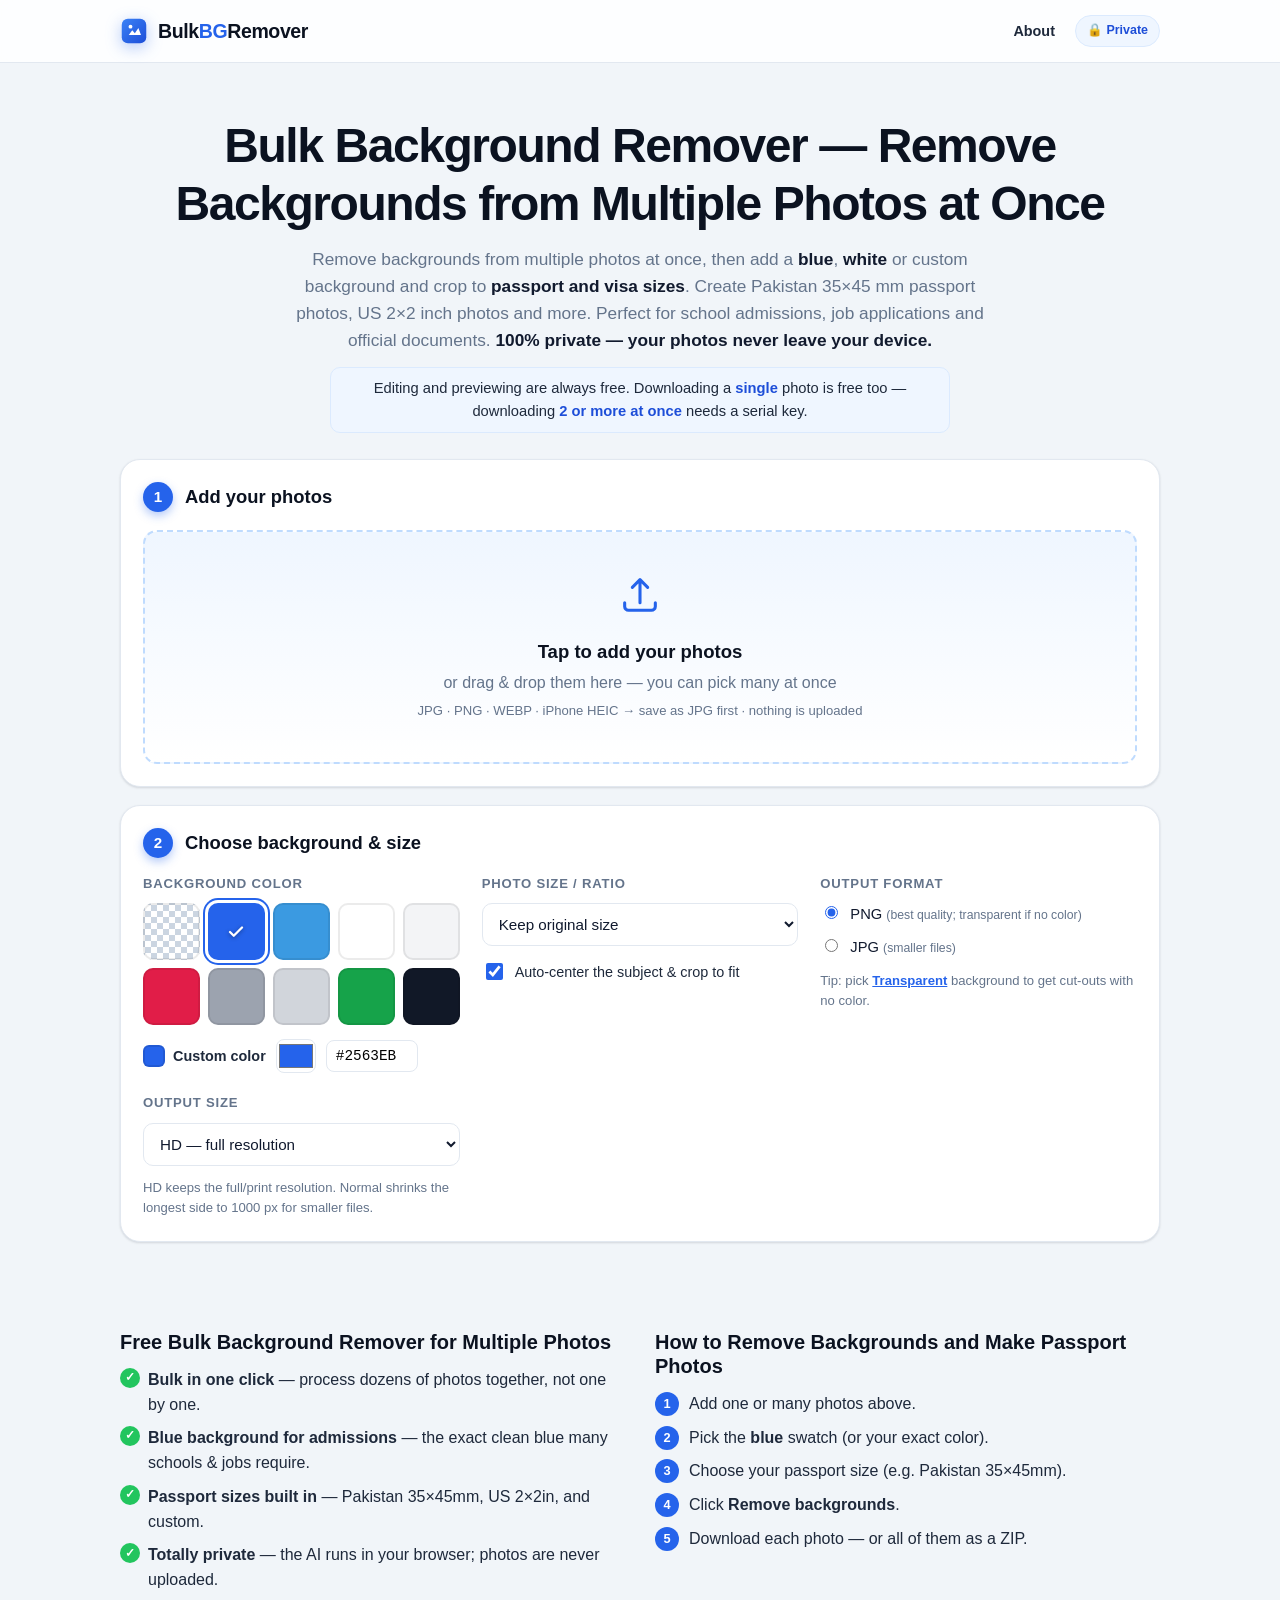
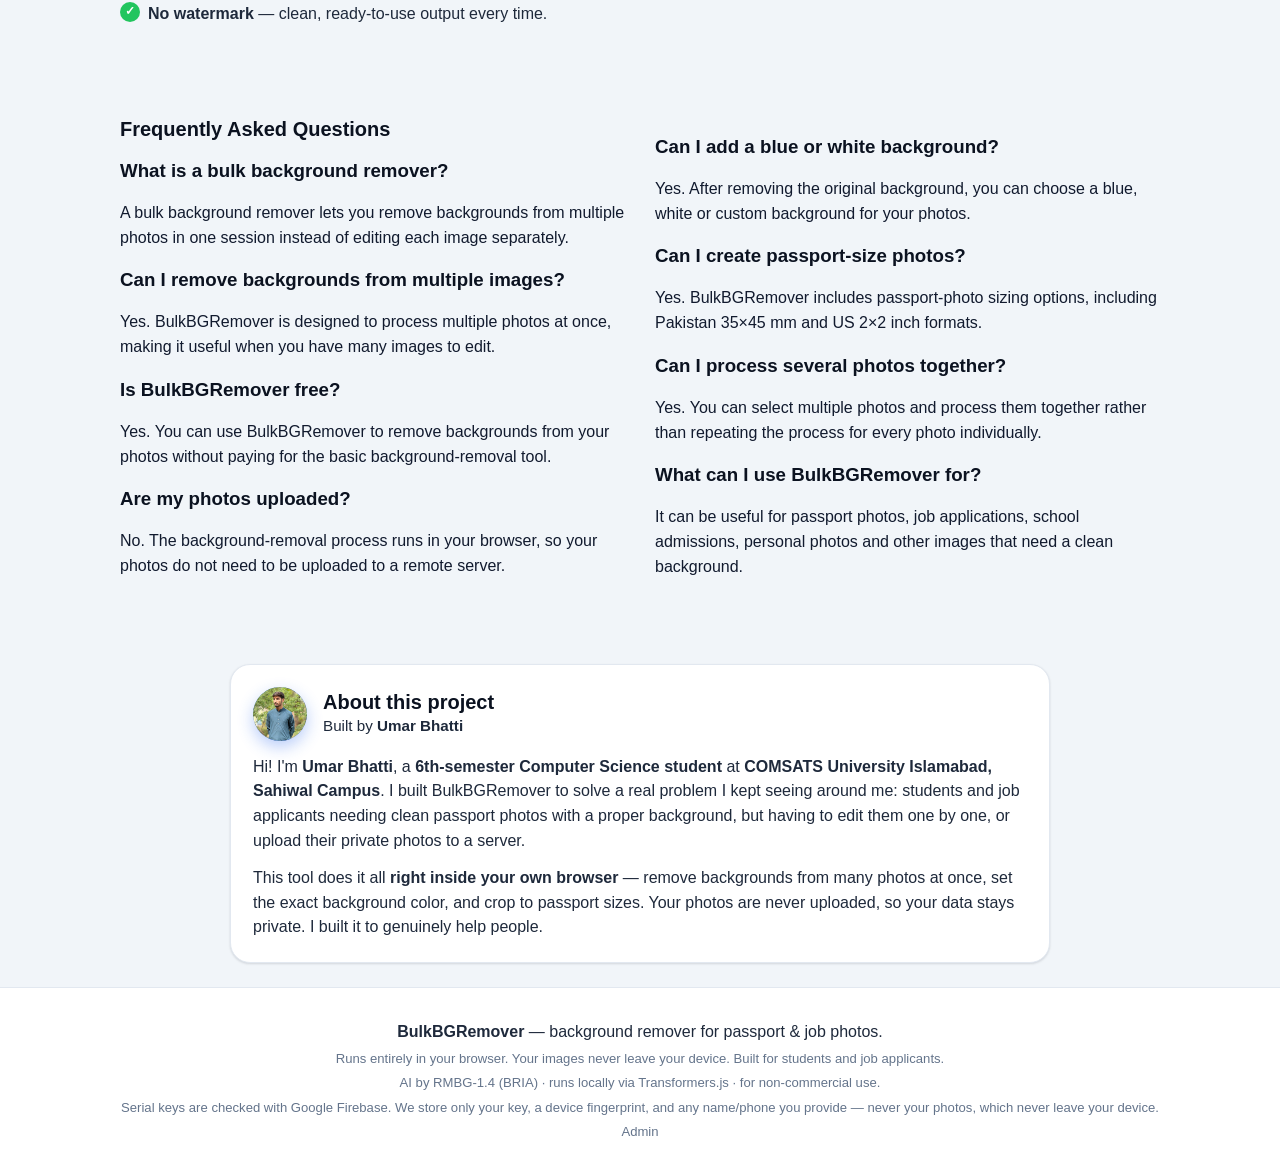
<file: index.html>
<!DOCTYPE html>
<html lang="en">
<head>
  <meta charset="UTF-8" />
  <meta name="viewport" content="width=device-width, initial-scale=1.0" />
  <meta name="theme-color" content="#2563eb" />

  <!-- SEO -->
  <title>Bulk Background Remover — Remove Multiple Images Free | BulkBGRemover</title>  
  <meta name="description" content="Remove backgrounds from multiple photos at once with BulkBGRemover. Add blue, white or custom backgrounds and create passport-size photos for Pakistan and other applications. Private, no upload." />  
  <meta name="robots" content="index, follow" />
  <link rel="canonical" href="https://bulkbgremover.netlify.app/" />

  <!-- Open Graph -->
  <meta property="og:type" content="website" />
  <meta property="og:site_name" content="BulkBGRemover" />
  <meta property="og:title" content="BulkBGRemover — Bulk Background Remover for Passport & Job Photos" />
  <meta property="og:description" content="Remove backgrounds from many photos at once and set a blue/white/custom background. Passport sizes for Pakistan & USA. Runs in your browser." />
  <meta property="og:url" content="https://bulkbgremover.netlify.app/" />
  <meta property="og:image" content="https://bulkbgremover.netlify.app/og-image.png" />
  <meta property="og:image:width" content="1200" />
  <meta property="og:image:height" content="630" />
  <meta property="og:image:alt" content="BulkBGRemover — remove photo backgrounds in bulk and add a passport-ready blue background." />
  <meta property="og:locale" content="en_PK" />

  <!-- Twitter -->
  <meta name="twitter:card" content="summary_large_image" />
  <meta name="twitter:title" content="BulkBGRemover — Bulk Background Remover" />
  <meta name="twitter:description" content="Remove backgrounds from many photos at once. Blue/white/custom background + passport sizes. Private, in-browser." />
  <meta name="twitter:image" content="https://bulkbgremover.netlify.app/og-image.png" />
  <meta name="twitter:image:alt" content="BulkBGRemover — bulk background remover for passport & job photos." />

  <!-- Icons / PWA -->
  <link rel="icon" href="favicon.svg" type="image/svg+xml" />
  <link rel="icon" href="icon-192.png" type="image/png" sizes="192x192" />
  <link rel="icon" href="icon-512.png" type="image/png" sizes="512x512" />
  <link rel="apple-touch-icon" href="apple-touch-icon.png" />
  <link rel="manifest" href="site.webmanifest" />
  <meta name="mobile-web-app-capable" content="yes" />
  <meta name="apple-mobile-web-app-capable" content="yes" />
  <meta name="apple-mobile-web-app-status-bar-style" content="default" />
  <meta name="apple-mobile-web-app-title" content="BulkBGRemover" />

  <!-- Warm up the CDNs the AI model + libraries load from (pure connection hints;
       no images are sent). Speeds up the first "Remove backgrounds". -->
  <link rel="preconnect" href="https://cdn.jsdelivr.net" crossorigin />
  <link rel="preconnect" href="https://huggingface.co" crossorigin />
  <link rel="dns-prefetch" href="https://cdn.jsdelivr.net" />
  <link rel="dns-prefetch" href="https://huggingface.co" />
  <link rel="dns-prefetch" href="https://cdn-lfs.huggingface.co" />
  <link rel="dns-prefetch" href="https://www.gstatic.com" />

  <!-- Styles -->
  <link rel="stylesheet" href="css/styles.css" />

  <!-- Structured data: helps Google understand the tool -->
  <script type="application/ld+json">
{
  "@context": "https://schema.org",
  "@type": "WebApplication",
  "name": "BulkBGRemover",
  "url": "https://bulkbgremover.netlify.app/",
  "description": "Free bulk background remover for processing multiple photos in your browser.",
  "applicationCategory": "PhotoEditingApplication",
  "operatingSystem": "Any",
  "offers": {
    "@type": "Offer",
    "price": "0",
    "priceCurrency": "USD"
  }
}
</script>
</head>
<body>
  <!-- Header -->
  <header class="site-header">
    <div class="wrap header-inner">
      <a class="brand" href="/" aria-label="BulkBGRemover home">
        <span class="brand-mark" aria-hidden="true">
          <svg viewBox="0 0 32 32" width="28" height="28" fill="none">
            <rect x="2" y="2" width="28" height="28" rx="7" fill="url(#bg-grad)"/>
            <path d="M10 20.5 L14 15 L17 18.5 L21 12.5 L24 20.5 Z" fill="#fff"/>
            <circle cx="12" cy="11" r="2.2" fill="#fff"/>
            <defs>
              <linearGradient id="bg-grad" x1="2" y1="2" x2="30" y2="30" gradientUnits="userSpaceOnUse">
                <stop stop-color="#3b82f6"/><stop offset="1" stop-color="#1d4ed8"/>
              </linearGradient>
            </defs>
          </svg>
        </span>
        <span class="brand-name">Bulk<strong>BG</strong>Remover</span>
      </a>
      <nav class="header-nav">
        <a class="nav-link" href="#about">About</a>
        <span class="badge-private" title="Your photos never leave your device">🔒 Private</span>
      </nav>
    </div>
  </header>

  <main>
    <!-- Hero -->
    <section class="hero wrap">
<h1 class="hero-title">
  Bulk Background Remover — Remove Backgrounds from Multiple Photos at Once
</h1>   <p class="hero-sub">
        Remove backgrounds from multiple photos at once, then add a
        <strong>blue</strong>, <strong>white</strong> or custom background and crop to
        <strong>passport and visa sizes</strong>. Create Pakistan 35×45 mm passport photos,
        US 2×2 inch photos and more. Perfect for school admissions, job applications and
        official documents. <strong>100% private — your photos never leave your device.</strong>
    </p>
      <p class="hero-note">
        Editing and previewing are always free. Downloading a <strong>single</strong> photo is free too —
        downloading <strong>2 or more at once</strong> needs a serial key.
      </p>
    </section>

    <!-- App -->
    <section class="app wrap" id="app">

      <!-- STEP 1: Upload -->
      <div class="panel">
        <div class="panel-head">
          <span class="step-num">1</span>
          <h2>Add your photos</h2>
        </div>
        <div id="dropzone" class="dropzone" tabindex="0" role="button"
             aria-label="Add photos: tap to browse, or drag and drop">
          <input id="fileInput" type="file" accept="image/*" multiple hidden />
          <div class="dropzone-inner">
            <svg class="dz-icon" viewBox="0 0 24 24" width="46" height="46" fill="none"
                 stroke="currentColor" stroke-width="1.6" stroke-linecap="round" stroke-linejoin="round">
              <path d="M12 16V4M8 8l4-4 4 4"/>
              <path d="M4 16v2a2 2 0 0 0 2 2h12a2 2 0 0 0 2-2v-2"/>
            </svg>
            <p class="dz-title">Tap to add your photos</p>
            <p class="dz-or">or drag &amp; drop them here — you can pick many at once</p>
            <p class="dz-hint">JPG · PNG · WEBP · iPhone HEIC → save as JPG first · nothing is uploaded</p>
          </div>
        </div>
      </div>

      <!-- STEP 2: Options -->
      <div class="panel" id="optionsPanel">
        <div class="panel-head">
          <span class="step-num">2</span>
          <h2>Choose background &amp; size</h2>
        </div>

        <div class="options-grid">
          <!-- Background color -->
          <div class="option-block">
            <h3 class="option-label">Background color</h3>
            <div class="swatches" id="swatches" role="group" aria-label="Background color presets">
              <!-- swatches injected by JS -->
            </div>
            <div class="custom-color">
              <label for="customColor" class="custom-color-label">
                <span class="custom-color-preview" id="customColorPreview"></span>
                Custom color
              </label>
              <input type="color" id="customColor" value="#2563eb" />
              <input type="text" id="customColorHex" class="hex-input" value="#2563EB"
                     maxlength="7" spellcheck="false" aria-label="Custom color hex code" />
            </div>
          </div>

          <!-- Size / ratio -->
          <div class="option-block">
            <h3 class="option-label">Photo size / ratio</h3>
            <select id="sizePreset" class="size-select" aria-label="Photo size preset">
              <optgroup label="Passport / ID">
                <option value="pk-passport">🇵🇰 Pakistan Passport — 35 × 45 mm</option>
                <option value="pk-nadra">🇵🇰 NADRA / ID — 35 × 45 mm</option>
                <option value="us-passport">🇺🇸 US Passport / Visa — 2 × 2 in</option>
                <option value="us-visa">🇺🇸 US Visa (600×600) — 2 × 2 in</option>
                <option value="schengen">🇪🇺 Schengen Visa — 35 × 45 mm</option>
              </optgroup>
              <optgroup label="General">
                <option value="original" selected>Keep original size</option>
                <option value="square">Square 1 : 1</option>
                <option value="ratio-3-4">Portrait 3 : 4</option>
                <option value="custom">Custom size…</option>
              </optgroup>
            </select>

            <div id="customSize" class="custom-size" hidden>
              <div class="cs-row">
                <label>W <input type="number" id="customW" min="1" value="600" /></label>
                <label>H <input type="number" id="customH" min="1" value="600" /></label>
                <select id="customUnit" aria-label="Custom size unit">
                  <option value="px">px</option>
                  <option value="mm">mm</option>
                  <option value="cm">cm</option>
                  <option value="in">in</option>
                </select>
              </div>
              <p class="cs-hint">Print sizes render at 300 DPI.</p>
            </div>

            <label class="fit-toggle">
              <input type="checkbox" id="autoCrop" checked />
              <span>Auto-center the subject &amp; crop to fit</span>
            </label>
          </div>

          <!-- Output format -->
          <div class="option-block">
            <h3 class="option-label">Output format</h3>
            <div class="format-row">
              <label class="radio">
                <input type="radio" name="format" value="image/png" checked />
                <span>PNG <small>(best quality; transparent if no color)</small></span>
              </label>
              <label class="radio">
                <input type="radio" name="format" value="image/jpeg" />
                <span>JPG <small>(smaller files)</small></span>
              </label>
            </div>
            <p class="option-note" id="transparentNote">
              Tip: pick <button type="button" class="link-btn" id="pickTransparent">Transparent</button>
              background to get cut-outs with no color.
            </p>
          </div>

          <!-- Output size -->
          <div class="option-block">
            <h3 class="option-label">Output size</h3>
            <select id="outputQuality" class="size-select" aria-label="Output image size">
              <option value="hd" selected>HD — full resolution</option>
              <option value="normal">Normal — smaller file (≤ 1000px)</option>
            </select>
            <p class="option-note">
              HD keeps the full/print resolution. Normal shrinks the longest side to 1000&nbsp;px for smaller files.
            </p>
          </div>
        </div>
      </div>

      <!-- STEP 3: Process -->
      <div class="panel process-panel" id="processPanel" hidden>
        <div class="panel-head">
          <span class="step-num">3</span>
          <h2>Remove backgrounds</h2>
        </div>

        <div class="process-bar">
          <button id="processBtn" class="btn btn-primary btn-lg" disabled>
            <span class="btn-label">Remove backgrounds</span>
          </button>
          <button id="downloadAllBtn" class="btn btn-success" hidden>
            ⬇ Download all (ZIP)
          </button>
          <button id="clearBtn" class="btn btn-ghost" hidden>Clear all</button>
        </div>

        <p class="process-note">
          The first run downloads the AI model once (about 40–90&nbsp;MB); after that it works
          instantly — even offline. Everything happens on your device.
        </p>

        <div id="engineStatus" class="engine-status" hidden aria-live="polite">
          <div class="spinner" aria-hidden="true"></div>
          <div class="engine-status-text">
            <strong id="engineStatusTitle">Preparing the AI…</strong>
            <span id="engineStatusDetail">First run downloads the AI model once (about 40–90&nbsp;MB, depending on your device), then it's cached for instant reuse.</span>
            <div class="progress"><div class="progress-fill" id="engineProgress"></div></div>
            <button id="engineRetry" class="btn btn-primary btn-sm" type="button" hidden>Retry</button>
          </div>
        </div>

        <div id="batchStatus" class="engine-status" hidden aria-live="polite">
          <div class="spinner" aria-hidden="true"></div>
          <div class="engine-status-text">
            <strong id="batchStatusText">Processing…</strong>
            <div class="progress"><div class="progress-fill" id="batchProgress"></div></div>
          </div>
        </div>
      </div>

      <!-- Results -->
      <div id="results" class="results" aria-live="polite"></div>
    </section>

    <!-- Info / SEO content -->
    <section class="info wrap">
      <div class="info-grid">
        <article>
          <h2>Free Bulk Background Remover for Multiple Photos</h2>
          <ul class="ticks">
            <li><strong>Bulk in one click</strong> — process dozens of photos together, not one by one.</li>
            <li><strong>Blue background for admissions</strong> — the exact clean blue many schools & jobs require.</li>
            <li><strong>Passport sizes built in</strong> — Pakistan 35×45mm, US 2×2in, and custom.</li>
            <li><strong>Totally private</strong> — the AI runs in your browser; photos are never uploaded.</li>
            <li><strong>No watermark</strong> — clean, ready-to-use output every time.</li>
          </ul>
        </article>
        <article>
          <h2>How to Remove Backgrounds and Make Passport Photos</h2>
          <ol class="steps-list">
            <li>Add one or many photos above.</li>
            <li>Pick the <strong>blue</strong> swatch (or your exact color).</li>
            <li>Choose your passport size (e.g. Pakistan 35×45mm).</li>
            <li>Click <strong>Remove backgrounds</strong>.</li>
            <li>Download each photo — or all of them as a ZIP.</li>
          </ol>
        </article>
      </div>
    </section>
<!-- FAQ -->
<section class="info wrap" id="faq">
  <div class="info-grid">
    <article>
      <h2>Frequently Asked Questions</h2>

      <h3>What is a bulk background remover?</h3>
      <p>
        A bulk background remover lets you remove backgrounds from multiple
        photos in one session instead of editing each image separately.
      </p>

      <h3>Can I remove backgrounds from multiple images?</h3>
      <p>
        Yes. BulkBGRemover is designed to process multiple photos at once,
        making it useful when you have many images to edit.
      </p>

      <h3>Is BulkBGRemover free?</h3>
      <p>
        Yes. You can use BulkBGRemover to remove backgrounds from your photos
        without paying for the basic background-removal tool.
      </p>

      <h3>Are my photos uploaded?</h3>
      <p>
        No. The background-removal process runs in your browser, so your
        photos do not need to be uploaded to a remote server.
      </p>
    </article>

    <article>
      <h3>Can I add a blue or white background?</h3>
      <p>
        Yes. After removing the original background, you can choose a blue,
        white or custom background for your photos.
      </p>

      <h3>Can I create passport-size photos?</h3>
      <p>
        Yes. BulkBGRemover includes passport-photo sizing options, including
        Pakistan 35×45 mm and US 2×2 inch formats.
      </p>

      <h3>Can I process several photos together?</h3>
      <p>
        Yes. You can select multiple photos and process them together rather
        than repeating the process for every photo individually.
      </p>

      <h3>What can I use BulkBGRemover for?</h3>
      <p>
        It can be useful for passport photos, job applications, school
        admissions, personal photos and other images that need a clean
        background.
      </p>
    </article>
  </div>
</section>
    <!-- About -->
    <section class="about wrap" id="about">
      <div class="about-card panel">
        <div class="about-head">
          <div class="about-avatar"><img src="assets/umar.jpg" alt="Umar Bhatti" /></div>
          <div>
            <h2>About this project</h2>
            <p class="about-role">Built by <strong>Umar Bhatti</strong></p>
          </div>
        </div>
        <p>
          Hi! I'm <strong>Umar Bhatti</strong>, a <strong>6th-semester Computer Science student</strong>
          at <strong>COMSATS University Islamabad, Sahiwal Campus</strong>. I built BulkBGRemover to
          solve a real problem I kept seeing around me: students and job applicants needing clean
          passport photos with a proper background, but having to edit them one by one, or upload
          their private photos to a server.
        </p>
        <p>
          This tool does it all <strong>right inside your own browser</strong> — remove backgrounds
          from many photos at once, set the exact background color, and crop to passport sizes. Your
          photos are never uploaded, so your data stays private. I built it to genuinely help
          people.
        </p>
      </div>
    </section>
  </main>

  <!-- Footer -->
  <footer class="site-footer">
    <div class="wrap footer-inner">
      <p><strong>BulkBGRemover</strong> — background remover for passport &amp; job photos.</p>
      <p class="footer-fine">
        Runs entirely in your browser. Your images never leave your device.
        Built for students and job applicants.
      </p>
      <p class="footer-fine" id="attribution"></p>
      <p class="footer-fine">
        Serial keys are checked with Google Firebase. We store only your key, a device fingerprint,
        and any name/phone you provide — never your photos, which never leave your device.
      </p>
      <p class="footer-fine"><a href="admin.html" class="footer-admin">Admin</a></p>
    </div>
  </footer>

  <!-- Serial-key modal -->
  <div id="keyModal" class="modal-overlay" hidden role="dialog" aria-modal="true" aria-labelledby="keyModalTitle">
    <div class="modal">
      <button class="modal-close" data-close aria-label="Close">×</button>
      <h2 id="keyModalTitle" class="modal-title">Enter your serial key</h2>
      <p class="modal-sub">
        Downloading <strong>2 or more</strong> photos needs a serial key —
        a single photo doesn't. <strong>To get a serial key, contact us:</strong>
        <span class="modal-contact">
          <a id="supportEmail" href="#">support</a><a id="supportWhatsapp" href="#" hidden> · WhatsApp</a>.
        </span>
      </p>
      <p class="modal-note">
        Your key locks to the <strong>first device &amp; browser</strong> you use it on. Please don't
        use private/incognito mode or clear this site's data, or the key can unbind and need a reset.
      </p>
      <input id="keyInput" class="key-input" type="text" placeholder="BULK-XXXX-XXXX-XXXX"
             autocomplete="off" autocapitalize="characters" spellcheck="false" />
      <p id="keyError" class="form-error" hidden></p>
      <div class="modal-actions">
        <button class="btn btn-ghost" data-close type="button">Cancel</button>
        <button id="keyVerifyBtn" class="btn btn-primary" type="button">Unlock downloads</button>
      </div>
    </div>
  </div>

  <!-- Lightbox (zoom a finished result) -->
  <div id="lightbox" class="lightbox-overlay" hidden role="dialog" aria-modal="true" aria-label="Photo preview">
    <button class="lightbox-close" data-close aria-label="Close preview">×</button>
    <img id="lightboxImg" class="lightbox-img" alt="" />
  </div>

  <!-- Scripts (ES modules) -->
  <script type="module" src="js/app.js"></script>
</body>
</html>
</file>
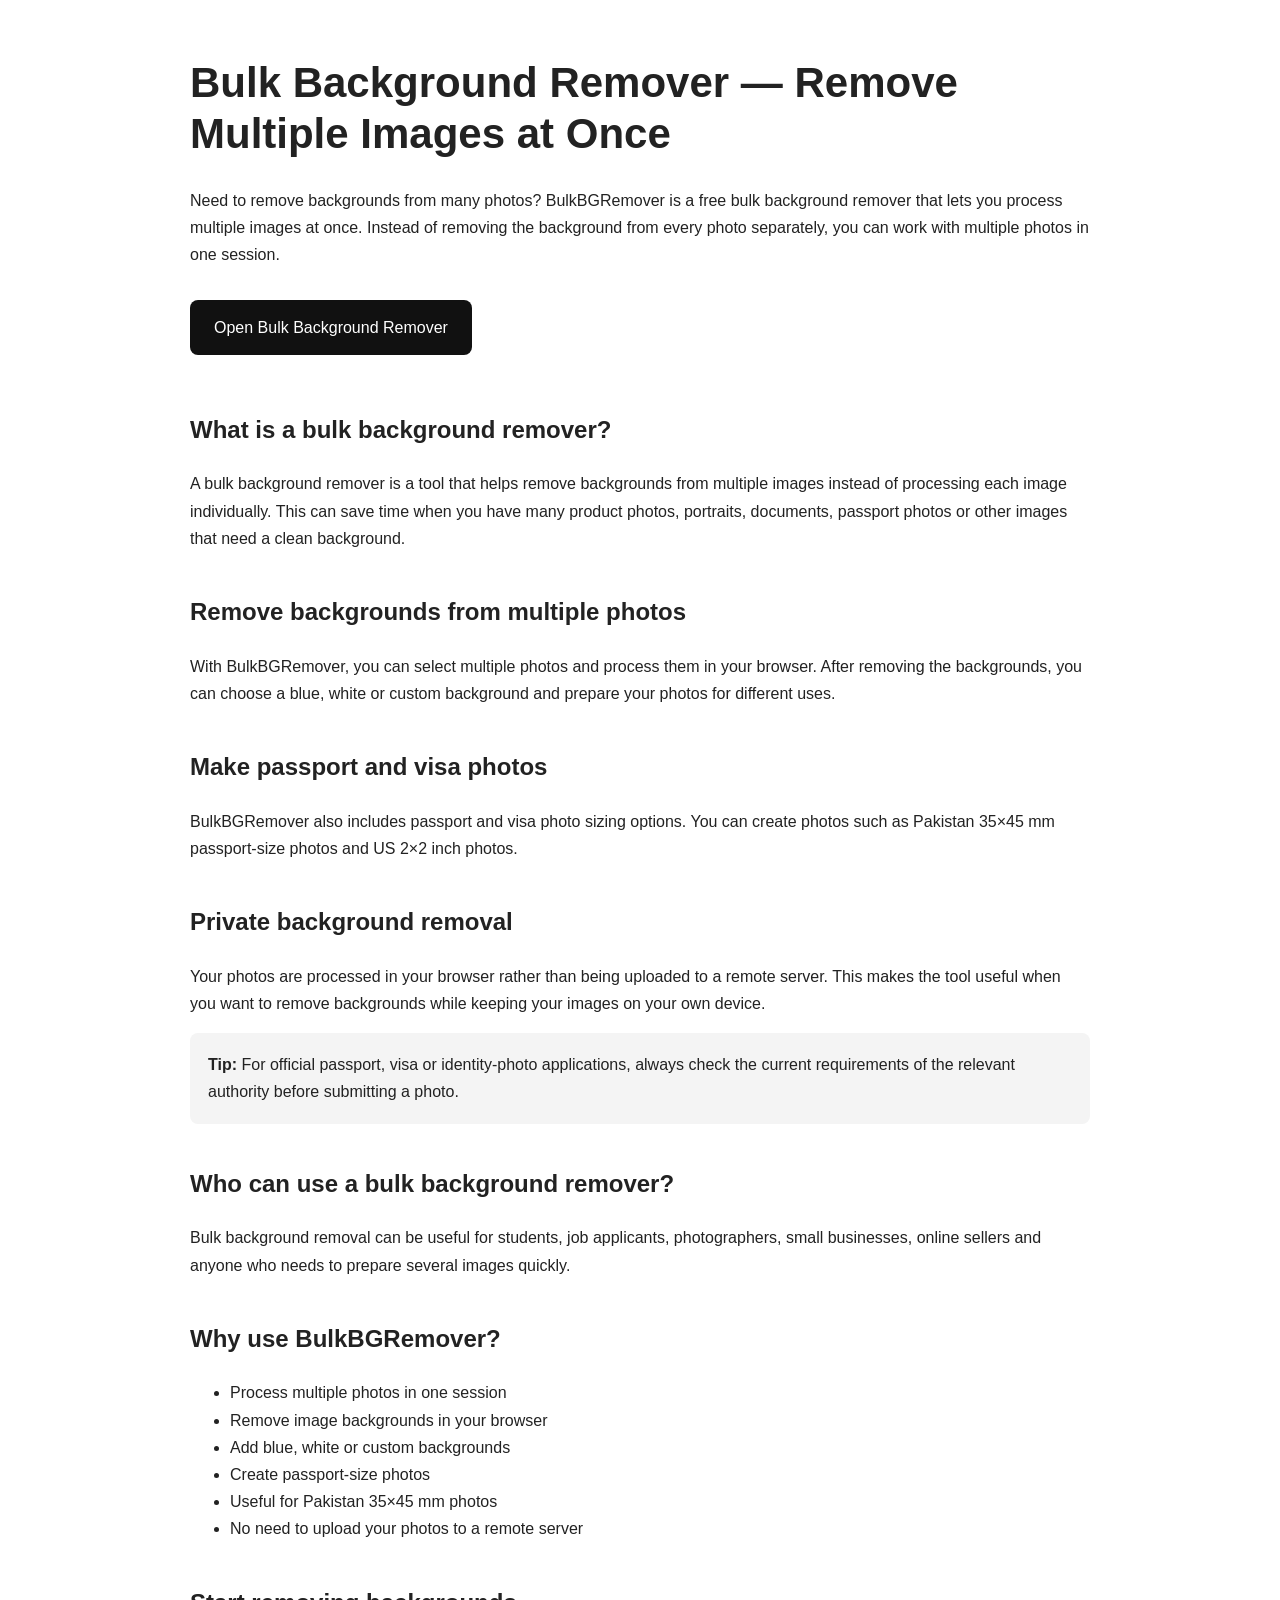
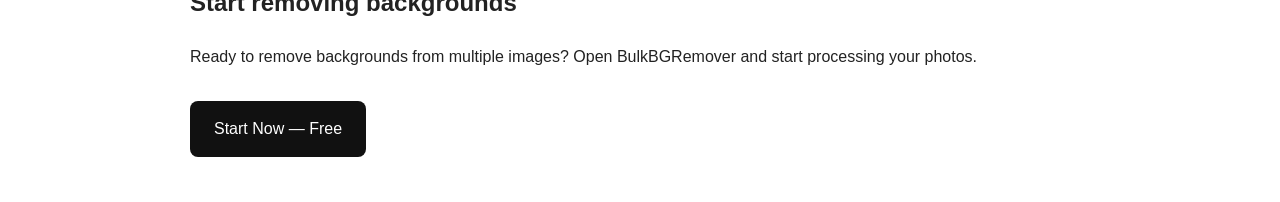
<file: bulk-background-remover/index.html>
<!DOCTYPE html>
<html lang="en">
<head>
  <meta charset="UTF-8">

  <title>Bulk Background Remover — Remove Multiple Images Free</title>

  <meta name="description"
    content="Remove backgrounds from multiple images at once with a free bulk background remover. Process photos privately in your browser and download your results.">

  <meta name="robots" content="index, follow">

  <link rel="canonical"
    href="https://bulkbgremover.netlify.app/bulk-background-remover/">

  <meta name="viewport"
    content="width=device-width, initial-scale=1.0">

  <style>
    body {
      font-family: Arial, sans-serif;
      line-height: 1.7;
      max-width: 900px;
      margin: auto;
      padding: 30px 20px;
      color: #222;
    }

    h1 {
      font-size: 42px;
      line-height: 1.2;
    }

    h2 {
      margin-top: 40px;
    }

    .button {
      display: inline-block;
      padding: 14px 24px;
      background: #111;
      color: white;
      text-decoration: none;
      border-radius: 8px;
      margin: 15px 0;
    }

    .note {
      padding: 18px;
      background: #f4f4f4;
      border-radius: 8px;
    }
  </style>
</head>

<body>

  <h1>Bulk Background Remover — Remove Multiple Images at Once</h1>

  <p>
    Need to remove backgrounds from many photos? BulkBGRemover is a free
    bulk background remover that lets you process multiple images at once.
    Instead of removing the background from every photo separately, you can
    work with multiple photos in one session.
  </p>

  <a class="button" href="/">Open Bulk Background Remover</a>

  <h2>What is a bulk background remover?</h2>

  <p>
    A bulk background remover is a tool that helps remove backgrounds from
    multiple images instead of processing each image individually. This can
    save time when you have many product photos, portraits, documents,
    passport photos or other images that need a clean background.
  </p>

  <h2>Remove backgrounds from multiple photos</h2>

  <p>
    With BulkBGRemover, you can select multiple photos and process them in
    your browser. After removing the backgrounds, you can choose a blue,
    white or custom background and prepare your photos for different uses.
  </p>

  <h2>Make passport and visa photos</h2>

  <p>
    BulkBGRemover also includes passport and visa photo sizing options.
    You can create photos such as Pakistan 35×45 mm passport-size photos
    and US 2×2 inch photos.
  </p>

  <h2>Private background removal</h2>

  <p>
    Your photos are processed in your browser rather than being uploaded to
    a remote server. This makes the tool useful when you want to remove
    backgrounds while keeping your images on your own device.
  </p>

  <div class="note">
    <strong>Tip:</strong> For official passport, visa or identity-photo
    applications, always check the current requirements of the relevant
    authority before submitting a photo.
  </div>

  <h2>Who can use a bulk background remover?</h2>

  <p>
    Bulk background removal can be useful for students, job applicants,
    photographers, small businesses, online sellers and anyone who needs
    to prepare several images quickly.
  </p>

  <h2>Why use BulkBGRemover?</h2>

  <ul>
    <li>Process multiple photos in one session</li>
    <li>Remove image backgrounds in your browser</li>
    <li>Add blue, white or custom backgrounds</li>
    <li>Create passport-size photos</li>
    <li>Useful for Pakistan 35×45 mm photos</li>
    <li>No need to upload your photos to a remote server</li>
  </ul>

  <h2>Start removing backgrounds</h2>

  <p>
    Ready to remove backgrounds from multiple images?
    Open BulkBGRemover and start processing your photos.
  </p>

  <a class="button" href="/">Start Now — Free</a>

</body>
</html>
</file>
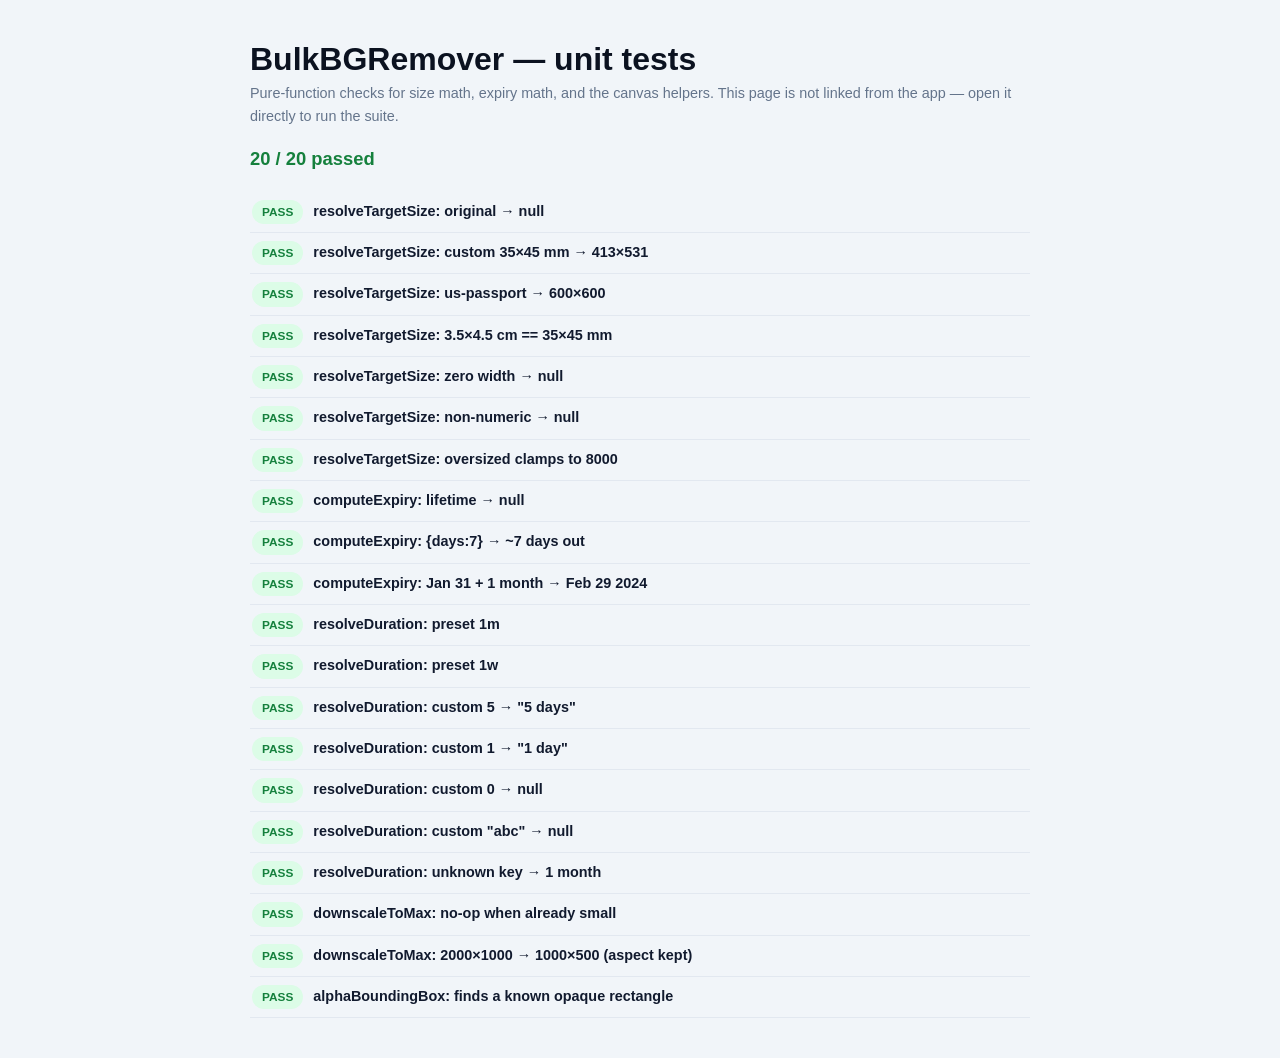
<file: tests.html>
<!DOCTYPE html>
<html lang="en">
<head>
  <meta charset="UTF-8" />
  <meta name="viewport" content="width=device-width, initial-scale=1.0" />
  <meta name="robots" content="noindex, nofollow" />
  <title>Tests — BulkBGRemover</title>
  <link rel="stylesheet" href="css/styles.css" />
  <style>
    .tests-wrap { max-width: 820px; margin: 40px auto; padding: 0 20px; }
    .tests-wrap h1 { margin-bottom: 4px; }
    .test-lead { color: var(--ink-500); font-size: .9rem; margin: 0 0 18px; }
    .test-summary { margin: 18px 0; font-size: 1.15rem; font-weight: 800; }
    .test-summary.ok  { color: #15803d; }
    .test-summary.bad { color: #b91c1c; }
    .test-item { display: flex; align-items: baseline; gap: 10px; padding: 8px 2px; border-bottom: 1px solid var(--line); font-size: .9rem; }
    .test-item .pill { flex: none; }
    .test-name { font-weight: 600; }
    .test-msg { color: #b91c1c; font-size: .82rem; margin-left: auto; font-family: ui-monospace, Menlo, monospace; }
  </style>
</head>
<body>
  <div class="tests-wrap">
    <h1>BulkBGRemover — unit tests</h1>
    <p class="test-lead">Pure-function checks for size math, expiry math, and the canvas helpers. This page is not linked from the app — open it directly to run the suite.</p>
    <div id="summary" class="test-summary">Running…</div>
    <div id="results"></div>
  </div>

  <script type="module">
    import { resolveTargetSize, downscaleToMax, alphaBoundingBox } from './js/image-utils.js';
    import { computeExpiry, resolveDuration } from './js/duration.js';

    const results = [];
    const check = (name, cond, msg = '') => results.push({ name, pass: !!cond, msg });
    const eqObj = (a, b) => JSON.stringify(a) === JSON.stringify(b);
    const makeCanvas = (w, h, draw) => {
      const c = document.createElement('canvas');
      c.width = w; c.height = h;
      if (draw) draw(c.getContext('2d'));
      return c;
    };

    // ---- resolveTargetSize (px math for presets + custom units) ----
    check('resolveTargetSize: original → null', resolveTargetSize('original', null) === null);
    check('resolveTargetSize: custom 35×45 mm → 413×531',
      eqObj(resolveTargetSize('custom', { w: 35, h: 45, unit: 'mm' }), { w: 413, h: 531 }),
      JSON.stringify(resolveTargetSize('custom', { w: 35, h: 45, unit: 'mm' })));
    check('resolveTargetSize: us-passport → 600×600',
      eqObj(resolveTargetSize('us-passport', null), { w: 600, h: 600 }));
    check('resolveTargetSize: 3.5×4.5 cm == 35×45 mm',
      eqObj(resolveTargetSize('custom', { w: 3.5, h: 4.5, unit: 'cm' }),
            resolveTargetSize('custom', { w: 35, h: 45, unit: 'mm' })));
    check('resolveTargetSize: zero width → null',
      resolveTargetSize('custom', { w: 0, h: 45, unit: 'mm' }) === null);
    check('resolveTargetSize: non-numeric → null',
      resolveTargetSize('custom', { w: 'abc', h: 45, unit: 'mm' }) === null);
    check('resolveTargetSize: oversized clamps to 8000',
      eqObj(resolveTargetSize('custom', { w: 100000, h: 100000, unit: 'in' }), { w: 8000, h: 8000 }),
      JSON.stringify(resolveTargetSize('custom', { w: 100000, h: 100000, unit: 'in' })));

    // ---- computeExpiry (duration → expiry Date) ----
    check('computeExpiry: lifetime → null', computeExpiry({ label: 'Lifetime' }) === null);
    {
      const exp = computeExpiry({ days: 7 });
      const days = Math.round((exp.getTime() - Date.now()) / 86400000);
      check('computeExpiry: {days:7} → ~7 days out', days === 7, `got ${days}d`);
    }
    {
      // Injected base date: Jan 31 2024 + 1 month must clamp to Feb 29 (leap year),
      // NOT roll forward into March.
      const exp = computeExpiry({ months: 1 }, new Date(2024, 0, 31, 12, 0, 0));
      check('computeExpiry: Jan 31 + 1 month → Feb 29 2024',
        exp.getFullYear() === 2024 && exp.getMonth() === 1 && exp.getDate() === 29,
        exp.toDateString());
    }

    // ---- resolveDuration (dropdown key → duration object) ----
    check('resolveDuration: preset 1m', eqObj(resolveDuration('1m', ''), { label: '1 month', months: 1 }));
    check('resolveDuration: preset 1w', eqObj(resolveDuration('1w', ''), { label: '1 week', days: 7 }));
    check('resolveDuration: custom 5 → "5 days"', eqObj(resolveDuration('custom', '5'), { label: '5 days', days: 5 }));
    check('resolveDuration: custom 1 → "1 day"', eqObj(resolveDuration('custom', '1'), { label: '1 day', days: 1 }));
    check('resolveDuration: custom 0 → null', resolveDuration('custom', '0') === null);
    check('resolveDuration: custom "abc" → null', resolveDuration('custom', 'abc') === null);
    check('resolveDuration: unknown key → 1 month', eqObj(resolveDuration('zzz', ''), { label: '1 month', months: 1 }));

    // ---- downscaleToMax (output-size toggle) ----
    check('downscaleToMax: no-op when already small',
      downscaleToMax(makeCanvas(500, 400), 1000).width === 500);
    {
      const out = downscaleToMax(makeCanvas(2000, 1000), 1000);
      check('downscaleToMax: 2000×1000 → 1000×500 (aspect kept)',
        out.width === 1000 && out.height === 500, `${out.width}×${out.height}`);
    }

    // ---- alphaBoundingBox (auto-crop subject detection) ----
    {
      const c = makeCanvas(200, 200, (ctx) => { ctx.fillStyle = '#111827'; ctx.fillRect(50, 60, 40, 30); });
      const bb = alphaBoundingBox(c);
      check('alphaBoundingBox: finds a known opaque rectangle',
        eqObj(bb, { x: 50, y: 60, w: 40, h: 30 }), JSON.stringify(bb));
    }

    // ---- render ----
    const wrap = document.getElementById('results');
    let passCount = 0;
    for (const r of results) {
      if (r.pass) passCount++;
      const row = document.createElement('div');
      row.className = 'test-item';
      const pill = document.createElement('span');
      pill.className = 'pill ' + (r.pass ? 'pill-on' : 'pill-off');
      pill.textContent = r.pass ? 'PASS' : 'FAIL';
      const name = document.createElement('span');
      name.className = 'test-name';
      name.textContent = r.name;
      row.append(pill, name);
      if (!r.pass && r.msg) {
        const msg = document.createElement('span');
        msg.className = 'test-msg';
        msg.textContent = r.msg;
        row.append(msg);
      }
      wrap.appendChild(row);
    }
    const sum = document.getElementById('summary');
    const all = results.length;
    sum.textContent = `${passCount} / ${all} passed`;
    sum.className = 'test-summary ' + (passCount === all ? 'ok' : 'bad');
  </script>
</body>
</html>
</file>
<file: css/styles.css>
/* BulkBGRemover — styles. Clean, trustworthy photo-tool UI; blue primary, responsive. */

:root {
  --blue-50:  #eff6ff;
  --blue-100: #dbeafe;
  --blue-500: #3b82f6;
  --blue-600: #2563eb;
  --blue-700: #1d4ed8;
  --green-500:#22c55e;
  --green-600:#16a34a;

  --ink-900: #0b1220;
  --ink-800: #111a2e;
  --ink-700: #1e293b;
  --ink-500: #64748b;
  --ink-400: #94a3b8;
  --ink-300: #cbd5e1;
  --line:    #e2e8f0;
  --surface: #ffffff;
  --surface-2: #f8fafc;
  --bg:      #f1f5f9;

  --radius:  14px;
  --radius-lg: 20px;
  --shadow-sm: 0 1px 2px rgba(15,23,42,.06), 0 1px 3px rgba(15,23,42,.08);
  --shadow-md: 0 4px 6px -1px rgba(15,23,42,.08), 0 10px 20px -4px rgba(15,23,42,.10);
  --shadow-lg: 0 20px 40px -12px rgba(30,64,175,.22);

  --maxw: 1080px;
  --font: -apple-system, BlinkMacSystemFont, "Segoe UI", Roboto, Helvetica, Arial, sans-serif;
}

* { box-sizing: border-box; }
html { scroll-behavior: smooth; }
body {
  margin: 0;
  font-family: var(--font);
  color: var(--ink-800);
  background: var(--bg);
  line-height: 1.55;
  -webkit-font-smoothing: antialiased;
}
h1, h2, h3 { line-height: 1.2; color: var(--ink-900); }
a { color: var(--blue-600); }
.wrap { width: 100%; max-width: var(--maxw); margin-inline: auto; padding-inline: 20px; }

/* ---------- Header ---------- */
.site-header {
  position: sticky; top: 0; z-index: 50;
  background: rgba(255,255,255,.85);
  backdrop-filter: saturate(1.4) blur(8px);
  border-bottom: 1px solid var(--line);
}
.header-inner { display: flex; align-items: center; justify-content: space-between; height: 62px; }
.brand { display: inline-flex; align-items: center; gap: 10px; text-decoration: none; }
.brand-mark { display: inline-flex; filter: drop-shadow(0 4px 8px rgba(37,99,235,.35)); }
.brand-name { font-size: 1.22rem; font-weight: 700; color: var(--ink-900); letter-spacing: -.02em; }
.brand-name strong { color: var(--blue-600); }
.header-nav { display: flex; align-items: center; gap: 10px; }
.badge-private {
  font-size: .78rem; font-weight: 600; padding: 5px 11px; border-radius: 999px;
  background: var(--blue-50); color: var(--blue-700); border: 1px solid var(--blue-100);
}

/* ---------- Hero ---------- */
.hero { text-align: center; padding: 54px 20px 26px; }
.hero-title {
  font-size: clamp(1.9rem, 4.5vw, 3rem); font-weight: 800; letter-spacing: -.03em;
  margin: 0 0 14px;
}
.hero-title em {
  font-style: normal;
  background: linear-gradient(120deg, var(--blue-600), var(--blue-500));
  -webkit-background-clip: text; background-clip: text; color: transparent;
}
.hero-sub { max-width: 720px; margin: 0 auto; color: var(--ink-500); font-size: 1.08rem; }
.hero-sub strong { color: var(--ink-800); }
.hero-note {
  max-width: 620px; margin: 14px auto 0; font-size: .92rem; color: var(--ink-700);
  background: var(--blue-50); border: 1px solid var(--blue-100); border-radius: 10px; padding: 9px 14px;
}
.hero-note strong { color: var(--blue-700); }

/* ---------- App panels ---------- */
.app { padding-bottom: 40px; display: flex; flex-direction: column; gap: 18px; }
.panel {
  background: var(--surface); border: 1px solid var(--line); border-radius: var(--radius-lg);
  box-shadow: var(--shadow-sm); padding: 22px;
}
.panel-head { display: flex; align-items: center; gap: 12px; margin-bottom: 18px; }
.panel-head h2 { font-size: 1.15rem; margin: 0; }
.step-num {
  width: 30px; height: 30px; flex: none; border-radius: 50%;
  background: var(--blue-600); color: #fff; font-weight: 700; font-size: .95rem;
  display: grid; place-items: center; box-shadow: 0 4px 10px rgba(37,99,235,.35);
}

/* ---------- Dropzone ---------- */
.dropzone {
  border: 2px dashed var(--blue-200, #bfdbfe); border-radius: var(--radius);
  background: linear-gradient(180deg, var(--blue-50), #fff);
  padding: 40px 20px; text-align: center; cursor: pointer;
  transition: border-color .18s, background .18s, transform .06s;
  outline: none;
}
.dropzone:hover, .dropzone:focus-visible { border-color: var(--blue-500); background: var(--blue-50); }
.dropzone.dragover { border-color: var(--blue-600); background: var(--blue-100); transform: scale(1.005); }
.dz-icon { color: var(--blue-600); }
.dz-title { font-size: 1.16rem; font-weight: 700; margin: 12px 0 4px; color: var(--ink-900); }
.dz-or { margin: 0 0 6px; color: var(--ink-500); }
.dz-or .link { color: var(--blue-600); font-weight: 600; text-decoration: underline; }
.dz-hint { margin: 6px 0 0; font-size: .82rem; color: var(--ink-500); }

/* ---------- Options ---------- */
.options-grid { display: grid; grid-template-columns: repeat(3, 1fr); gap: 22px; }
.option-label { font-size: .82rem; text-transform: uppercase; letter-spacing: .06em; color: var(--ink-500); margin: 0 0 12px; }

.swatches { display: grid; grid-template-columns: repeat(5, 1fr); gap: 8px; margin-bottom: 14px; }
.swatch {
  aspect-ratio: 1; border-radius: 10px; border: 2px solid rgba(0,0,0,.08);
  cursor: pointer; position: relative; transition: transform .08s, box-shadow .12s;
  padding: 0;
}
.swatch:hover { transform: translateY(-2px); }
.swatch.selected { box-shadow: 0 0 0 3px #fff, 0 0 0 5px var(--blue-600); border-color: transparent; }
.swatch.transparent {
  background-image:
    linear-gradient(45deg, #cbd5e1 25%, transparent 25%),
    linear-gradient(-45deg, #cbd5e1 25%, transparent 25%),
    linear-gradient(45deg, transparent 75%, #cbd5e1 75%),
    linear-gradient(-45deg, transparent 75%, #cbd5e1 75%);
  background-size: 12px 12px;
  background-position: 0 0, 0 6px, 6px -6px, -6px 0;
  background-color: #fff;
}
.swatch .swatch-check {
  position: absolute; inset: 0; display: none; place-items: center; color: #fff;
  filter: drop-shadow(0 1px 2px rgba(0,0,0,.4));
}
.swatch.selected .swatch-check { display: grid; }
.swatch.transparent .swatch-check { color: var(--ink-700); filter: none; }

.custom-color { display: flex; align-items: center; gap: 10px; flex-wrap: wrap; }
.custom-color-label { display: inline-flex; align-items: center; gap: 8px; font-size: .9rem; font-weight: 600; color: var(--ink-700); }
.custom-color-preview {
  width: 22px; height: 22px; border-radius: 6px; border: 2px solid rgba(0,0,0,.1);
  background: var(--blue-600); display: inline-block;
}
input[type="color"] {
  width: 40px; height: 34px; padding: 0; border: 1px solid var(--line); border-radius: 8px;
  background: #fff; cursor: pointer;
}
.hex-input {
  width: 92px; font-family: ui-monospace, "SF Mono", Menlo, monospace; font-size: .9rem;
  padding: 7px 9px; border: 1px solid var(--line); border-radius: 8px; text-transform: uppercase;
}

.size-select, .custom-unit, #customUnit {
  width: 100%; padding: 11px 12px; border: 1px solid var(--line); border-radius: 10px;
  background: #fff; font-size: .95rem; color: var(--ink-800); cursor: pointer;
}
.custom-size { margin-top: 12px; }
.cs-row { display: flex; gap: 8px; align-items: center; }
.cs-row label { display: inline-flex; align-items: center; gap: 6px; font-size: .85rem; font-weight: 600; color: var(--ink-600, #475569); }
.cs-row input[type="number"] { width: 74px; padding: 8px; border: 1px solid var(--line); border-radius: 8px; }
.cs-row #customUnit { width: auto; }
.cs-hint { font-size: .78rem; color: var(--ink-500); margin: 8px 0 0; }

.fit-toggle { display: flex; align-items: center; gap: 9px; margin-top: 14px; font-size: .9rem; color: var(--ink-700); cursor: pointer; }
.fit-toggle input { width: 17px; height: 17px; accent-color: var(--blue-600); }

.format-row { display: flex; flex-direction: column; gap: 10px; }
.radio { display: flex; align-items: flex-start; gap: 9px; cursor: pointer; font-size: .92rem; color: var(--ink-800); }
.radio input { margin-top: 3px; accent-color: var(--blue-600); }
.radio small { color: var(--ink-500); }
.option-note { font-size: .82rem; color: var(--ink-500); margin: 12px 0 0; }
.link-btn { background: none; border: none; color: var(--blue-600); font-weight: 600; cursor: pointer; padding: 0; text-decoration: underline; font-size: inherit; }

/* ---------- Process ---------- */
.process-bar { display: flex; flex-wrap: wrap; gap: 12px; align-items: center; }
.btn {
  border: none; border-radius: 11px; font-weight: 650; font-size: .98rem; cursor: pointer;
  padding: 12px 20px; transition: transform .06s, box-shadow .15s, background .15s, opacity .15s;
  display: inline-flex; align-items: center; gap: 8px;
}
.btn:active { transform: translateY(1px); }
.btn-lg { padding: 14px 26px; font-size: 1.05rem; }
.btn-primary { background: var(--blue-600); color: #fff; box-shadow: 0 6px 16px rgba(37,99,235,.32); }
.btn-primary:hover:not(:disabled) { background: var(--blue-700); }
.btn-primary:disabled { opacity: .5; cursor: not-allowed; box-shadow: none; }
.btn-success { background: var(--green-600); color: #fff; box-shadow: 0 6px 16px rgba(22,163,74,.28); }
.btn-success:hover { filter: brightness(1.05); }
.btn-ghost { background: transparent; color: var(--ink-500); border: 1px solid var(--line); }
.btn-ghost:hover { background: var(--surface-2); color: var(--ink-800); }
.btn-danger { background: transparent; color: #b91c1c; border: 1px solid #fca5a5; }
.btn-danger:hover:not(:disabled) { background: #fee2e2; color: #991b1b; }
.btn-danger:disabled { opacity: .5; cursor: not-allowed; }

.engine-status {
  display: flex; gap: 14px; align-items: center; margin-top: 18px; padding: 16px;
  background: var(--blue-50); border: 1px solid var(--blue-100); border-radius: var(--radius);
}
.engine-status-text { display: flex; flex-direction: column; gap: 2px; flex: 1; }
.engine-status-text strong { color: var(--ink-900); }
.engine-status-text span { font-size: .85rem; color: var(--ink-500); }
.spinner {
  width: 26px; height: 26px; flex: none; border-radius: 50%;
  border: 3px solid var(--blue-100); border-top-color: var(--blue-600);
  animation: spin .8s linear infinite;
}
@keyframes spin { to { transform: rotate(360deg); } }
.progress { height: 7px; background: var(--blue-100); border-radius: 999px; overflow: hidden; margin-top: 8px; }
.progress-fill { height: 100%; width: 0%; background: linear-gradient(90deg, var(--blue-500), var(--blue-600)); border-radius: 999px; transition: width .25s; }

/* One-line reassurance under the process buttons. */
.process-note { font-size: .84rem; color: var(--ink-500); margin: 14px 0 0; }

/* Engine block flips to a calm green "ready" state (no spinner) once loaded. */
.engine-status.ready { background: #f0fdf4; border-color: #bbf7d0; }
.engine-status.ready .spinner { display: none; }
.engine-status.ready .engine-status-text strong { color: var(--green-600); }
#engineRetry { margin-top: 10px; align-self: flex-start; }

/* ---------- Results grid ---------- */
.results { display: grid; grid-template-columns: repeat(auto-fill, minmax(210px, 1fr)); gap: 16px; }
.card {
  background: var(--surface); border: 1px solid var(--line); border-radius: var(--radius);
  overflow: hidden; box-shadow: var(--shadow-sm); display: flex; flex-direction: column;
  animation: pop .25s ease;
}
@keyframes pop { from { opacity: 0; transform: translateY(6px) scale(.98); } to { opacity: 1; transform: none; } }
.card-thumb {
  position: relative; aspect-ratio: 1; background: var(--surface-2);
  display: grid; place-items: center; overflow: hidden;
}
.card-thumb img { width: 100%; height: 100%; object-fit: contain; }
.checker {
  background-image:
    linear-gradient(45deg, #e2e8f0 25%, transparent 25%),
    linear-gradient(-45deg, #e2e8f0 25%, transparent 25%),
    linear-gradient(45deg, transparent 75%, #e2e8f0 75%),
    linear-gradient(-45deg, transparent 75%, #e2e8f0 75%);
  background-size: 18px 18px;
  background-position: 0 0, 0 9px, 9px -9px, -9px 0;
}
.card-status {
  position: absolute; inset: 0; display: grid; place-items: center;
  background: rgba(255,255,255,.72); backdrop-filter: blur(2px); gap: 8px; flex-direction: column;
  font-size: .82rem; color: var(--ink-600, #475569); font-weight: 600; text-align: center; padding: 8px;
}
.card-status.hidden { display: none; }
.card-status .mini-spin {
  width: 22px; height: 22px; border-radius: 50%;
  border: 3px solid var(--blue-100); border-top-color: var(--blue-600); animation: spin .8s linear infinite;
}
.card-status.error { background: rgba(254,242,242,.9); color: #b91c1c; }
.card-badge {
  position: absolute; top: 8px; left: 8px; font-size: .68rem; font-weight: 700;
  padding: 3px 8px; border-radius: 999px; background: rgba(15,23,42,.72); color: #fff; letter-spacing: .02em;
}
.card-body { padding: 10px 12px; display: flex; align-items: center; justify-content: space-between; gap: 8px; }
.card-name { font-size: .78rem; color: var(--ink-500); overflow: hidden; text-overflow: ellipsis; white-space: nowrap; }
.card-dl {
  flex: none; background: var(--blue-50); color: var(--blue-700); border: 1px solid var(--blue-100);
  border-radius: 8px; padding: 8px 14px; font-size: .8rem; font-weight: 700; cursor: pointer; text-decoration: none;
  min-height: 36px; display: inline-flex; align-items: center;
}
.card-dl:hover { background: var(--blue-100); }
/* Zoom cursor once a card is finished — its thumbnail opens the lightbox. */
.card.is-done .card-thumb { cursor: zoom-in; }

/* ---------- Info section ---------- */
.info { padding: 30px 20px 60px; }
.info-grid { display: grid; grid-template-columns: 1fr 1fr; gap: 30px; }
.info h2 { font-size: 1.25rem; margin: 0 0 14px; }
.ticks, .steps-list { margin: 0; padding-left: 0; list-style: none; display: flex; flex-direction: column; gap: 9px; }
.ticks li { padding-left: 28px; position: relative; color: var(--ink-700); }
.ticks li::before {
  content: "✓"; position: absolute; left: 0; top: 0; width: 20px; height: 20px;
  background: var(--green-500); color: #fff; border-radius: 50%; font-size: .72rem;
  display: grid; place-items: center; font-weight: 800;
}
.steps-list { counter-reset: s; }
.steps-list li { padding-left: 34px; position: relative; color: var(--ink-700); }
.steps-list li::before {
  counter-increment: s; content: counter(s); position: absolute; left: 0; top: 0;
  width: 24px; height: 24px; background: var(--blue-600); color: #fff; border-radius: 50%;
  font-size: .8rem; font-weight: 700; display: grid; place-items: center;
}

/* ---------- Footer ---------- */
.site-footer { border-top: 1px solid var(--line); background: var(--surface); }
.footer-inner { padding: 28px 20px; text-align: center; }
.footer-inner p { margin: 4px 0; color: var(--ink-700); }
.footer-fine { font-size: .82rem; color: var(--ink-500) !important; }

/* ---------- Toast ---------- */
.toast-wrap { position: fixed; bottom: 20px; left: 50%; transform: translateX(-50%); z-index: 100; display: flex; flex-direction: column; gap: 8px; align-items: center; }
.toast {
  background: var(--ink-900); color: #fff; padding: 11px 18px; border-radius: 10px;
  font-size: .9rem; box-shadow: var(--shadow-md); animation: pop .2s ease;
}
.toast.error { background: #b91c1c; }
.toast.success { background: var(--green-600); }

/* ---------- Nav link ---------- */
.nav-link {
  font-size: .9rem; font-weight: 600; color: var(--ink-700); text-decoration: none;
  padding: 6px 10px; border-radius: 8px;
}
.nav-link:hover { background: var(--surface-2); color: var(--blue-700); }

/* ---------- About ---------- */
.about { padding: 8px 20px 24px; }
.about-card { max-width: 820px; margin-inline: auto; }
.about-head { display: flex; align-items: center; gap: 16px; margin-bottom: 14px; }
.about-avatar {
  width: 54px; height: 54px; flex: none; border-radius: 50%; overflow: hidden;
  background: linear-gradient(135deg, var(--blue-500), var(--blue-700)); color: #fff;
  display: grid; place-items: center; font-weight: 800; font-size: 1.15rem; letter-spacing: .02em;
  box-shadow: 0 6px 16px rgba(37,99,235,.32);
}
.about-avatar img {
  width: 100%; height: 100%; object-fit: cover; display: block;
}
.about-head h2 { font-size: 1.25rem; margin: 0; }
.about-role { margin: 2px 0 0; color: var(--ink-500); font-size: .95rem; }
.about-card p { color: var(--ink-700); margin: 0 0 12px; }
.about-card p:last-child { margin-bottom: 0; }

/* ---------- Footer admin link ---------- */
.footer-admin { color: var(--ink-500); text-decoration: none; }
.footer-admin:hover { color: var(--blue-600); text-decoration: underline; }

/* ---------- Modal (serial key) ---------- */
.modal-overlay {
  position: fixed; inset: 0; z-index: 200; display: grid; place-items: center;
  background: rgba(15,23,42,.55); backdrop-filter: blur(3px); padding: 20px;
  animation: fade .16s ease;
}
.modal-overlay[hidden] { display: none; }
@keyframes fade { from { opacity: 0; } to { opacity: 1; } }
.modal {
  position: relative; width: 100%; max-width: 440px; background: var(--surface);
  border-radius: var(--radius-lg); box-shadow: var(--shadow-lg); padding: 26px 24px 22px;
  animation: pop .2s ease;
}
.modal-close {
  position: absolute; top: 10px; right: 12px; background: none; border: none;
  font-size: 1.6rem; line-height: 1; color: var(--ink-400); cursor: pointer; padding: 4px 8px;
}
.modal-close:hover { color: var(--ink-800); }
.modal-title { font-size: 1.25rem; margin: 0 0 8px; }
.modal-sub { font-size: .9rem; color: var(--ink-500); margin: 0 0 16px; }
.modal-sub strong { color: var(--ink-800); }
.modal-contact { display: block; margin-top: 6px; }
/* Amber heads-up: the key binds to this device/browser. */
.modal-note {
  font-size: .82rem; line-height: 1.5; margin: 0 0 16px;
  background: #fffbeb; border: 1px solid #fde68a; border-radius: 10px;
  padding: 9px 12px; color: #78350f;
}
.modal-note strong { color: #92400e; }
.key-input {
  width: 100%; padding: 13px 14px; border: 1px solid var(--line); border-radius: 11px;
  font-family: ui-monospace, "SF Mono", Menlo, monospace; font-size: 1.05rem;
  text-align: center; letter-spacing: .06em; text-transform: uppercase;
}
.key-input:focus { outline: none; border-color: var(--blue-500); box-shadow: 0 0 0 3px var(--blue-100); }
.modal-actions { display: flex; justify-content: flex-end; gap: 10px; margin-top: 16px; }

.form-error { color: #b91c1c; font-size: .85rem; margin: 10px 0 0; }

/* ---------- Admin panel ---------- */
.admin-wrap { padding-top: 28px; padding-bottom: 60px; display: flex; flex-direction: column; gap: 16px; }
.admin-title { font-size: 1.5rem; margin: 0; }
.warn-panel { border-color: #fde68a; background: #fffbeb; }
.warn-panel h2 { font-size: 1.1rem; margin: 0 0 6px; color: #92400e; }
.warn-panel p { margin: 0; color: #92400e; font-size: .92rem; }
.admin-form { display: flex; flex-direction: column; gap: 14px; align-items: flex-start; }
.admin-form .btn { align-self: flex-start; }
.field { display: flex; flex-direction: column; gap: 6px; font-size: .85rem; font-weight: 600; color: var(--ink-700); width: 100%; }
.field input, .field select {
  padding: 11px 12px; border: 1px solid var(--line); border-radius: 10px; font-size: .95rem;
  font-weight: 400; background: #fff; color: var(--ink-800);
}
.field input:focus, .field select:focus { outline: none; border-color: var(--blue-500); box-shadow: 0 0 0 3px var(--blue-100); }
.admin-grid { display: grid; grid-template-columns: repeat(3, 1fr); gap: 14px; width: 100%; }
.admin-bar { display: flex; align-items: center; justify-content: space-between; gap: 12px; flex-wrap: wrap; }
.btn-sm { padding: 6px 12px; font-size: .82rem; }
.mono { font-family: ui-monospace, "SF Mono", Menlo, monospace; font-size: .85rem; }
.muted { color: var(--ink-500); text-align: center; padding: 18px 0; }

.key-result { margin-top: 18px; padding: 16px; border: 1px solid var(--green-500); background: #f0fdf4; border-radius: var(--radius); }
.key-result-warn { margin: 0 0 10px; font-size: .85rem; color: #92400e; font-weight: 600; }
.key-line { display: flex; align-items: center; gap: 10px; flex-wrap: wrap; }
.key-code {
  font-family: ui-monospace, "SF Mono", Menlo, monospace; font-size: 1.2rem; font-weight: 700;
  letter-spacing: .05em; background: #fff; border: 1px dashed var(--green-600); color: var(--ink-900);
  padding: 8px 14px; border-radius: 10px; user-select: all;
}
.key-meta { margin: 12px 0 0; font-size: .88rem; color: var(--ink-600, #475569); }
.key-send { display: flex; flex-wrap: wrap; gap: 8px; margin-top: 12px; }

.table-scroll { overflow-x: auto; margin-top: 4px; }
.keys-table { width: 100%; border-collapse: collapse; font-size: .88rem; min-width: 640px; }
.keys-table th, .keys-table td { text-align: left; padding: 10px 12px; border-bottom: 1px solid var(--line); }
.keys-table th { font-size: .74rem; text-transform: uppercase; letter-spacing: .05em; color: var(--ink-500); }
.pill { display: inline-block; padding: 3px 10px; border-radius: 999px; font-size: .74rem; font-weight: 700; }
.pill-on { background: #dcfce7; color: #15803d; }
.pill-off { background: #fee2e2; color: #b91c1c; }
.pill-warn { background: #fef3c7; color: #b45309; }
.pill-free { background: #e0e7ff; color: #4338ca; }
.pill + .pill { margin-left: 6px; }

/* Issued-keys: raw key + copy, and the per-row action buttons */
.key-cell { white-space: nowrap; }
.key-cell code { user-select: all; }
.key-cell .btn-sm { margin-left: 8px; }
.actions-cell { white-space: nowrap; }
.actions-cell .btn-sm { margin: 2px 4px 2px 0; }

/* Issued-keys toolbar: search + filter + refresh, plus expiry row tints */
.keys-toolbar { display: flex; align-items: center; gap: 8px; flex-wrap: wrap; }
.keys-search { padding: 7px 11px; border: 1px solid var(--line); border-radius: 8px; font-size: .85rem; min-width: 200px; }
.keys-filter { padding: 7px 11px; border: 1px solid var(--line); border-radius: 8px; font-size: .85rem; background: #fff; }
.keys-search:focus, .keys-filter:focus { outline: none; border-color: var(--blue-500); box-shadow: 0 0 0 3px var(--blue-100); }
.keys-summary { margin: 10px 0 0; font-size: .82rem; color: var(--ink-500); }
.keys-summary:empty { display: none; }
.keys-table tr.row-soon td { background: #fffbeb; }
.keys-table tr.row-expired td { background: #fef2f2; color: var(--ink-400); }

/* ---------- Lightbox (zoom a finished result before paying) ---------- */
.lightbox-overlay {
  position: fixed; inset: 0; z-index: 210;
  display: grid; place-items: center;
  padding: 24px;
  background: rgba(15, 23, 42, .82);
  backdrop-filter: blur(4px);
  -webkit-backdrop-filter: blur(4px);
}
.lightbox-overlay[hidden] { display: none; }
.lightbox-img {
  max-width: min(92vw, 1100px); max-height: 86vh;
  width: auto; height: auto;
  border-radius: 12px;
  box-shadow: 0 24px 60px rgba(0, 0, 0, .5);
  background: #fff;
}
.lightbox-close {
  position: absolute; top: 18px; right: 20px;
  width: 46px; height: 46px; border-radius: 999px;
  border: none; cursor: pointer;
  background: rgba(255, 255, 255, .14); color: #fff;
  font-size: 1.7rem; line-height: 1;
  display: grid; place-items: center;
}
.lightbox-close:hover { background: rgba(255, 255, 255, .28); }

/* ---------- Responsive ---------- */
@media (max-width: 860px) {
  .options-grid { grid-template-columns: 1fr; gap: 26px; }
  .info-grid { grid-template-columns: 1fr; gap: 22px; }
  .admin-grid { grid-template-columns: 1fr; }
}
@media (max-width: 520px) {
  .hero { padding-top: 36px; }
  .badge-private { display: none; }
  .results { grid-template-columns: repeat(auto-fill, minmax(150px, 1fr)); }
}

/* ---------- Reduced motion ---------- */
@media (prefers-reduced-motion: reduce) {
  * { animation: none !important; transition: none !important; scroll-behavior: auto; }
}
</file>
